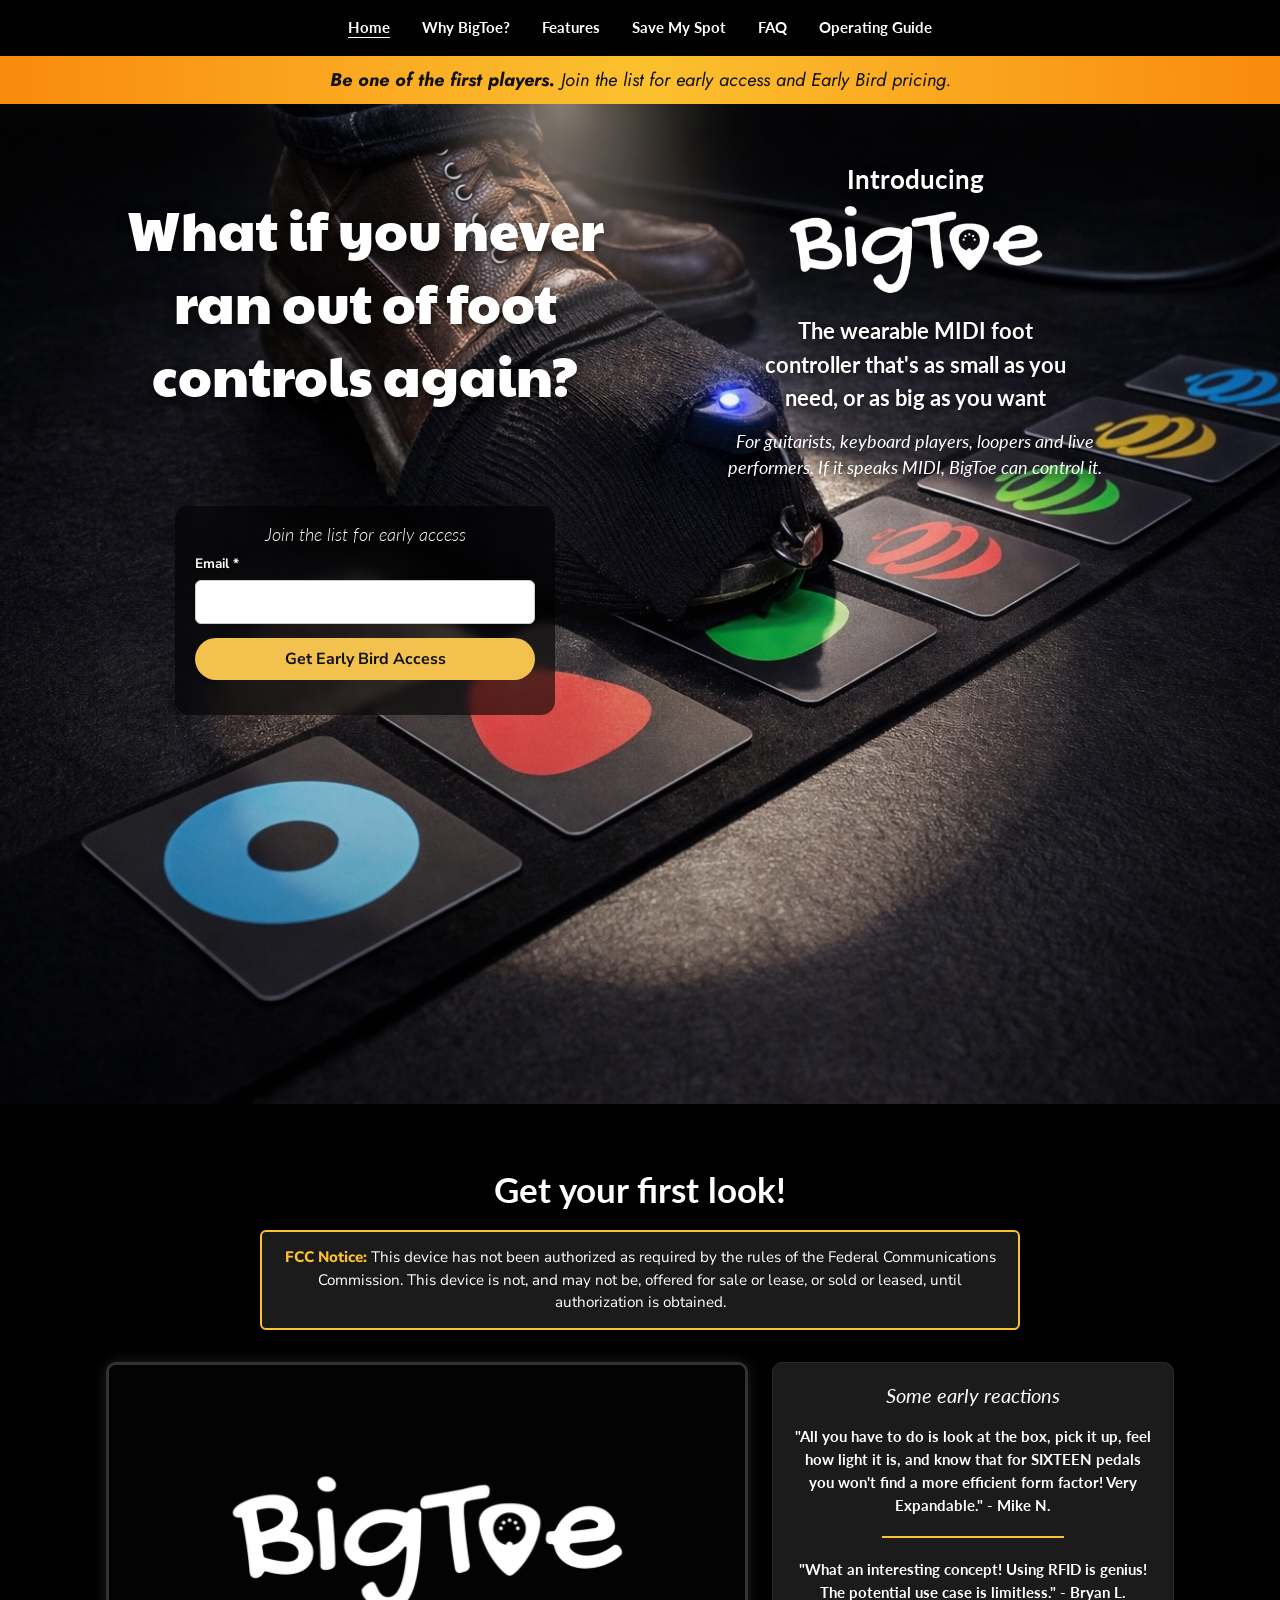
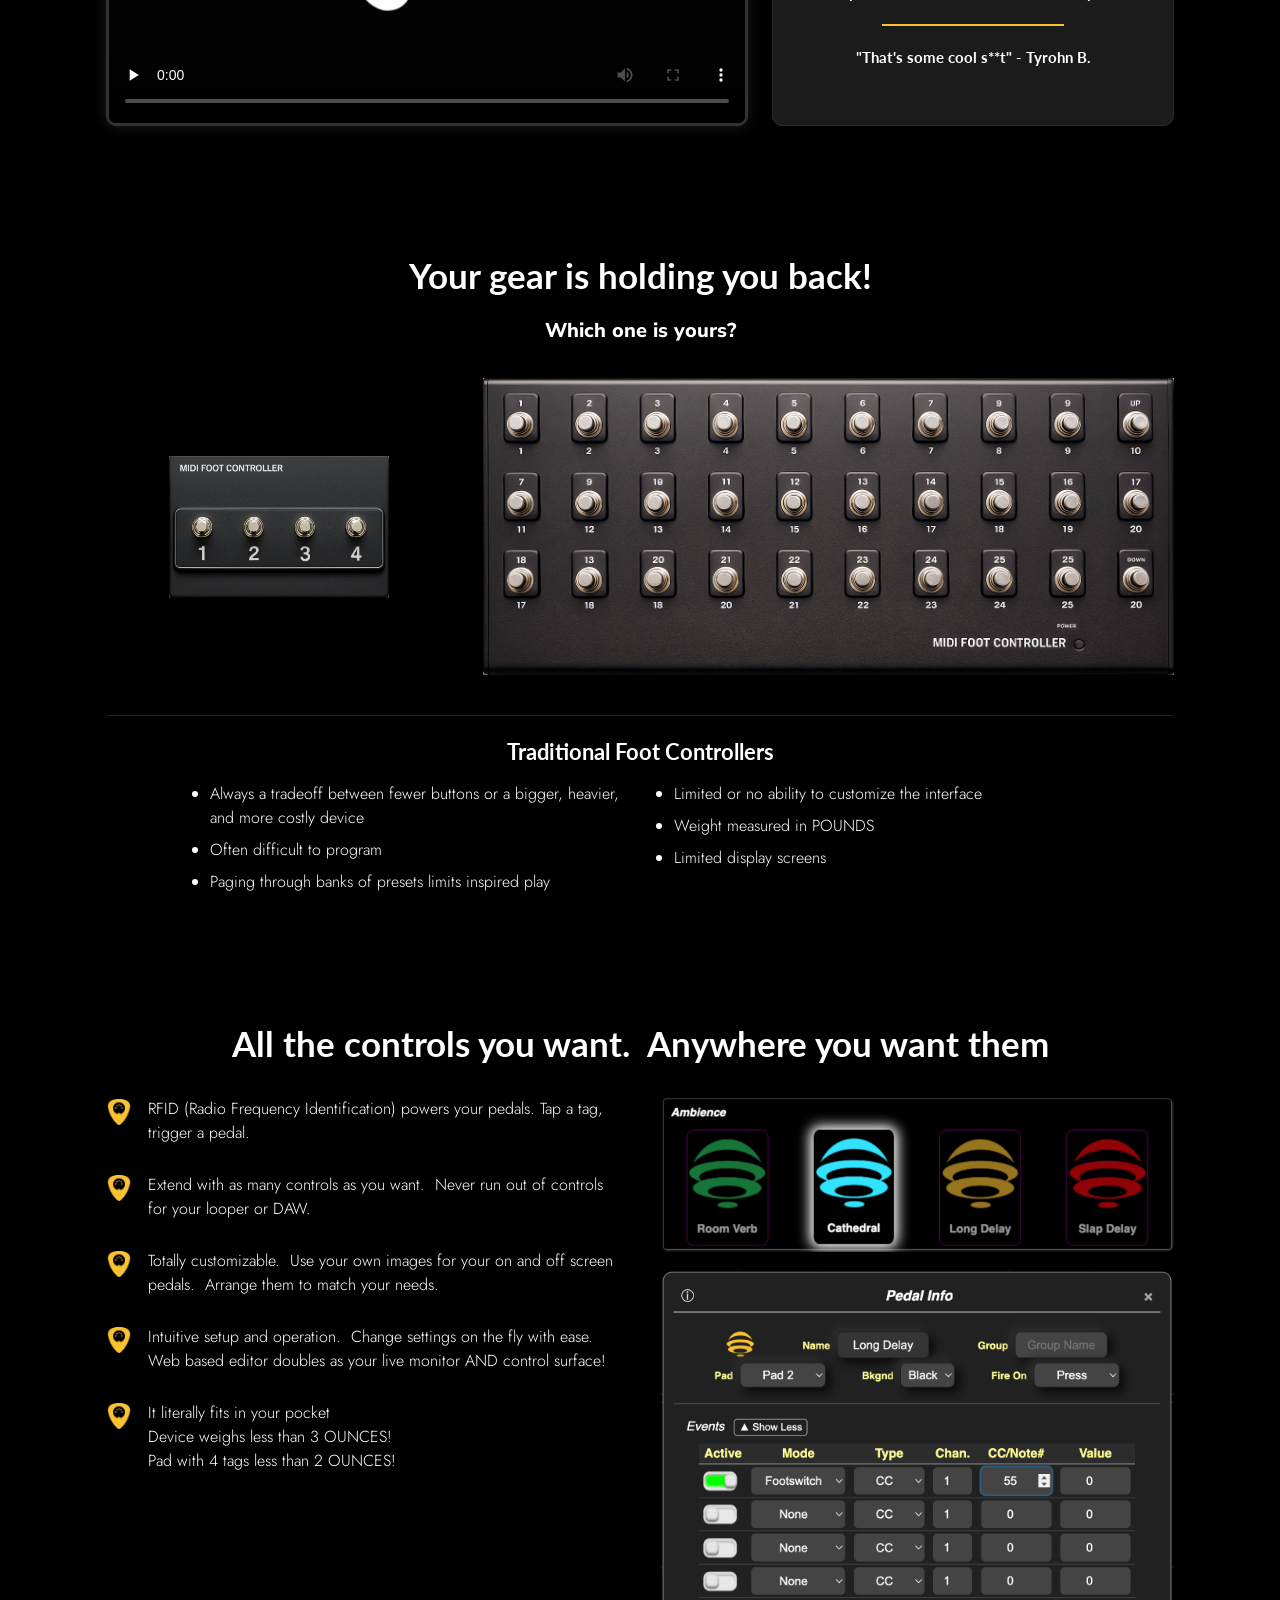
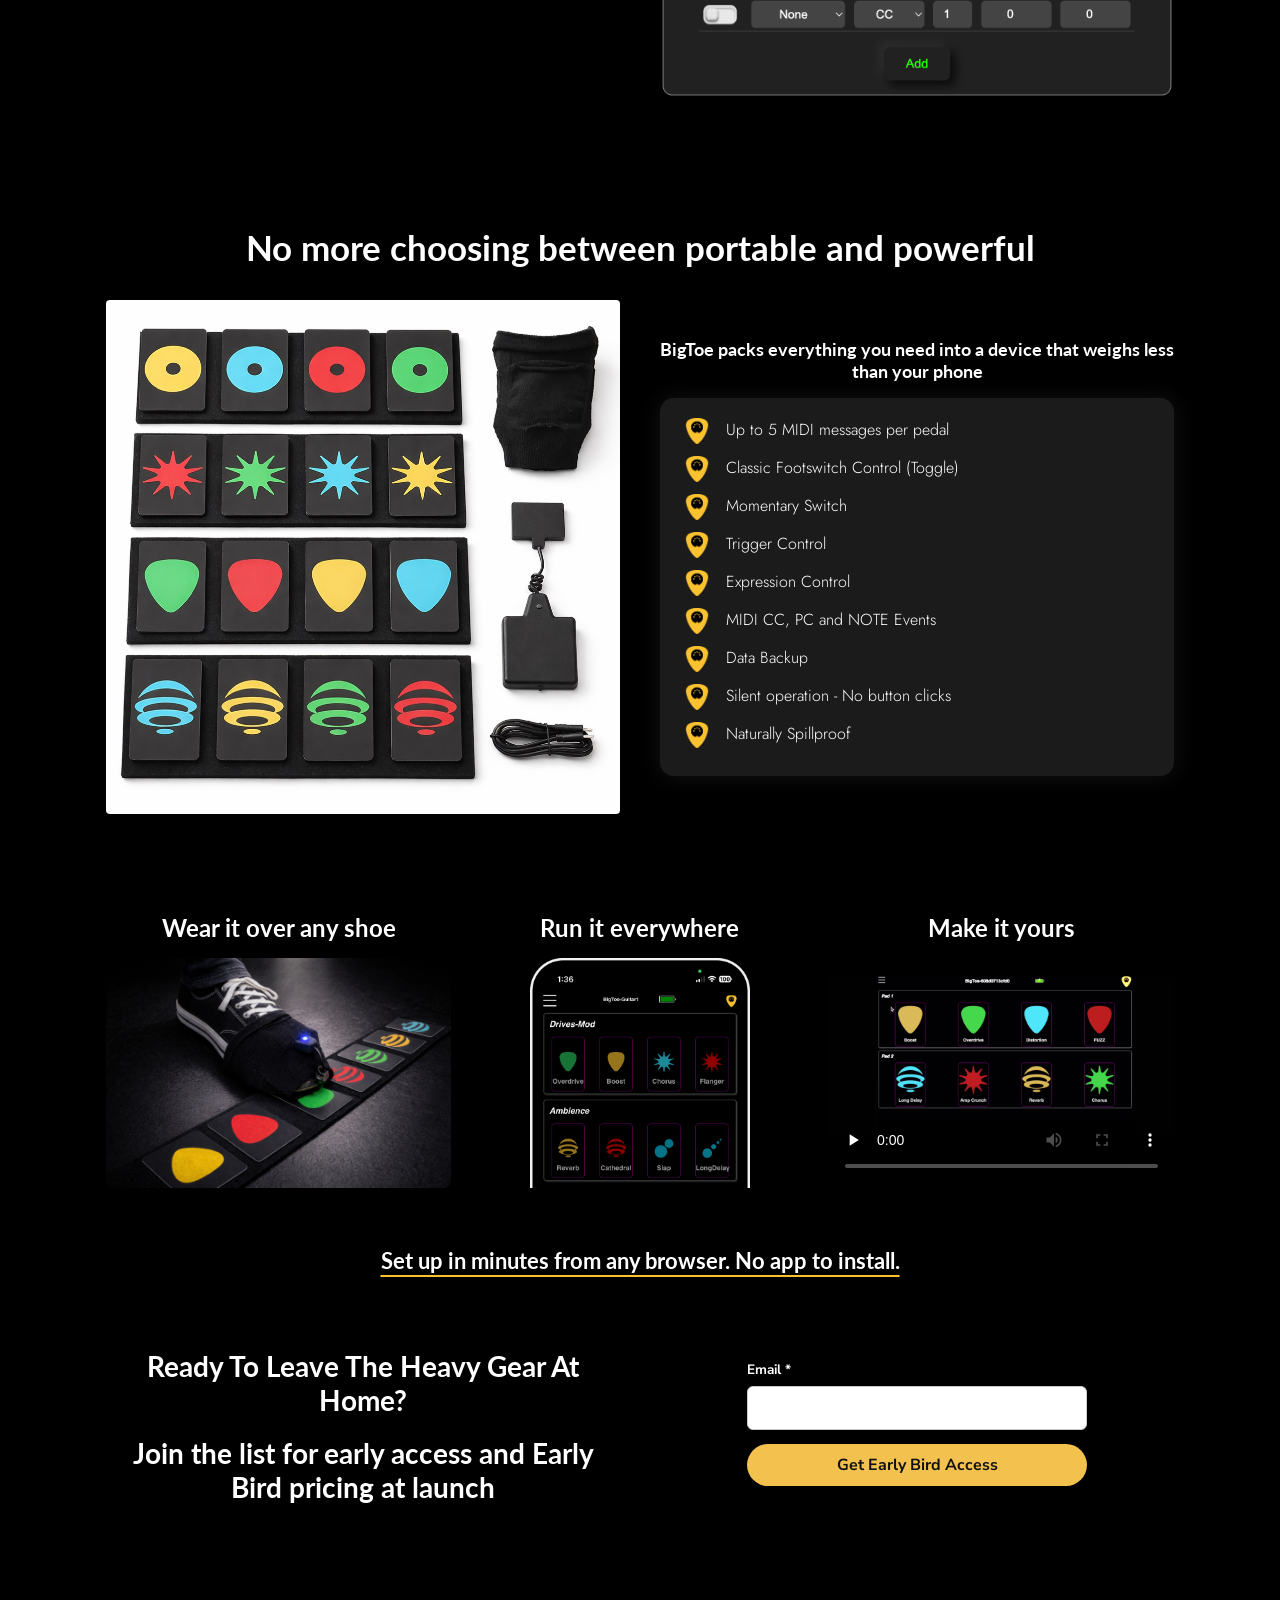
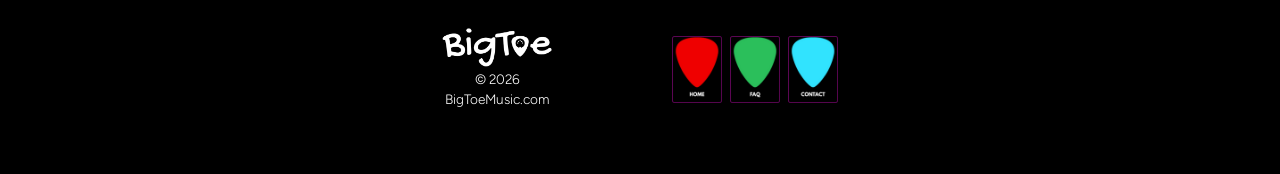
<file: index.html>
<!doctype html>
<html lang="en">
<head>
  <meta charset="utf-8">
  <meta name="viewport" content="width=device-width, initial-scale=1">
  <title>Big Toe Music | The MIDI foot controller for the mobile musician</title>
  <link rel="canonical" href="https://bigtoemusic.com/">
  <meta name="description" content="The wearable MIDI foot controller that's as small as you need, or as big as you want.">
  <meta property="og:type" content="website">
  <meta property="og:url" content="https://bigtoemusic.com/">
  <meta property="og:title" content="Big Toe Music | The MIDI foot controller for the mobile musician">
  <meta property="og:description" content="The wearable MIDI foot controller that's as small as you need, or as big as you want.">
  <meta property="og:image" content="https://bigtoemusic.com/assets/img/hero.jpg">
  <link rel="icon" href="assets/img/logo-mark-yellow.png">
  <link rel="preconnect" href="https://fonts.googleapis.com">
  <link rel="preconnect" href="https://fonts.gstatic.com" crossorigin>
  <link href="https://fonts.googleapis.com/css2?family=Figtree:wght@300&family=Jost:ital,wght@0,300;0,400;1,400;1,700&family=Lato:ital,wght@0,400;0,700;1,400&family=Nunito+Sans:wght@400;700;800&family=Paytone+One&display=swap" rel="stylesheet">
  <link rel="stylesheet" href="styles.css?v=18">
</head>
<body>

<nav class="nav" aria-label="Main">
  <a class="nav-brand" href="index.html"><img src="assets/img/footer-logo.png" alt="BigToe home"></a>
  <button class="nav-toggle" type="button" aria-expanded="false" aria-controls="nav-links" aria-label="Menu">
    <span></span><span></span><span></span>
  </button>
  <ul id="nav-links">
    <li><a href="index.html" aria-current="page">Home</a></li>
    <li><a href="#why">Why BigToe?</a></li>
    <li><a href="#features">Features</a></li>
    <li><a href="#save-my-spot">Save My Spot</a></li>
    <li><a href="faq.html">FAQ</a></li>
    <li><a href="https://bigtoemusic.github.io/BigToe-docs/bigtoe-operating-guide.html">Operating Guide</a></li>
  </ul>
</nav>

<div class="banner">
  <a href="#save-my-spot"><strong>Be one of the first players.</strong> Join the list for early access and Early Bird pricing.</a>
</div>

<header class="hero">
  <div class="wrap">
    <h1>What if you never ran out of foot controls again?</h1>
    <div class="hero-intro">
      <p class="intro-label">Introducing</p>
      <img src="assets/img/bigtoe-logo.png" alt="BigToe">
      <p>The wearable MIDI foot controller that's as small as you need, or as big as you want</p>
      <p class="audience">For guitarists, keyboard players, loopers and live performers. If it speaks MIDI, BigToe can control it.</p>
    </div>
    <div class="hero-signup">
      <form class="signup js-signup" action="https://app.kit.com/forms/9997801/subscriptions" method="post">
        <p class="form-title">Join the list for early access</p>
        <label for="email-hero">Email *</label>
        <input id="email-hero" type="email" name="email_address" required autocomplete="email">
        <button class="btn" type="submit">Get Early Bird Access</button>
        <p class="form-note" role="status"></p>
      </form>
      <!-- Kickstarter follow link: uncomment and set the URL once the pre-launch page is live.
      <a class="ks-link" href="#">Follow us on <img src="assets/img/kickstarter-logo.png" alt="Kickstarter"></a>
      -->
    </div>
  </div>
</header>

<section class="first-look">
  <div class="wrap">
    <h2 class="section-title">Get your first look!</h2>
    <aside class="fcc-callout" role="note"><strong>FCC Notice:</strong> This device has not been authorized as required by the rules of the Federal Communications Commission. This device is not, and may not be, offered for sale or lease, or sold or leased, until authorization is obtained.</aside>
    <div class="grid">
      <div class="video-frame">
        <video controls preload="none" playsinline poster="assets/img/first-look-poster.png">
          <source src="assets/video/first-look.mp4" type="video/mp4">
        </video>
      </div>
      <aside class="reactions">
        <h3>Some early reactions</h3>
        <blockquote>"All you have to do is look at the box, pick it up, feel how light it is, and know that for SIXTEEN pedals you won't find a more efficient form factor!  Very Expandable." - Mike N.</blockquote>
        <hr>
        <blockquote>"What an interesting concept!  Using RFID is genius! The potential use case is limitless." - Bryan L.</blockquote>
        <hr>
        <blockquote>"That's some cool s**t" - Tyrohn B.</blockquote>
      </aside>
    </div>
  </div>
</section>

<section class="why" id="why">
  <div class="wrap">
    <h2 class="section-title">Your gear is holding you back!</h2>
    <p class="subtitle">Which one is yours?</p>
    <div class="controllers">
      <img src="assets/img/small-foot-controller.png" alt="A small 4-button MIDI foot controller">
      <img src="assets/img/massive-pedal.png" alt="A massive 30-button MIDI foot controller">
    </div>
    <div class="traditional">
      <h3>Traditional Foot Controllers</h3>
      <ul>
        <li>Always a tradeoff between fewer buttons or a bigger, heavier, and more costly device</li>
        <li>Often difficult to program</li>
        <li>Paging through banks of presets limits inspired play</li>
        <li>Limited or no ability to customize the interface</li>
        <li>Weight measured in POUNDS</li>
        <li>Limited display screens</li>
      </ul>
    </div>
  </div>
</section>

<section class="features" id="features">
  <div class="wrap">
    <h2 class="section-title">All the controls you want.&nbsp; Anywhere you want them</h2>
    <div class="grid">
      <ul class="icon-list">
        <li><img src="assets/img/logo-mark-yellow.png" alt=""><span>RFID (Radio Frequency Identification) powers your pedals. Tap a tag, trigger a pedal.</span></li>
        <li><img src="assets/img/logo-mark-yellow.png" alt=""><span>Extend with as many controls as you want.&nbsp; Never run out of controls for your looper or DAW.</span></li>
        <li><img src="assets/img/logo-mark-yellow.png" alt=""><span>Totally customizable.&nbsp; Use your own images for your on and off screen pedals.&nbsp; Arrange them to match your needs.</span></li>
        <li><img src="assets/img/logo-mark-yellow.png" alt=""><span>Intuitive setup and operation.&nbsp; Change settings on the fly with ease.&nbsp; Web based editor doubles as your live monitor AND control surface!</span></li>
        <li><img src="assets/img/logo-mark-yellow.png" alt=""><span>It literally fits in your pocket<br>Device weighs less than 3 OUNCES!<br>Pad with 4 tags less than 2 OUNCES!</span></li>
      </ul>
      <div class="feature-shots">
        <img src="assets/img/ambience-pad.png" alt="BigToe editor showing an Ambience pad with four pedals">
        <img src="assets/img/edit-screen.png" alt="BigToe Pedal Info editor with MIDI event settings">
      </div>
    </div>
  </div>
</section>

<section class="choose">
  <div class="wrap">
    <h2 class="section-title">No more choosing between portable and powerful</h2>
    <div class="grid">
      <img class="box-shot" src="assets/img/whats-in-the-box.jpg" alt="What's in the box: four pads of pedal tags, the BigToe device, its sock, and a USB cable">
      <div>
        <h3>BigToe packs everything you need into a device that weighs less than your phone</h3>
        <div class="spec-card">
          <ul class="icon-list">
            <li><img src="assets/img/logo-mark-yellow.png" alt=""><span>Up to 5 MIDI messages per pedal</span></li>
            <li><img src="assets/img/logo-mark-yellow.png" alt=""><span>Classic Footswitch Control (Toggle)</span></li>
            <li><img src="assets/img/logo-mark-yellow.png" alt=""><span>Momentary Switch</span></li>
            <li><img src="assets/img/logo-mark-yellow.png" alt=""><span>Trigger Control</span></li>
            <li><img src="assets/img/logo-mark-yellow.png" alt=""><span>Expression Control</span></li>
            <li><img src="assets/img/logo-mark-yellow.png" alt=""><span>MIDI CC, PC and NOTE Events</span></li>
            <li><img src="assets/img/logo-mark-yellow.png" alt=""><span>Data Backup</span></li>
            <li><img src="assets/img/logo-mark-yellow.png" alt=""><span>Silent operation - No button clicks</span></li>
            <li><img src="assets/img/logo-mark-yellow.png" alt=""><span>Naturally Spillproof</span></li>
          </ul>
        </div>
      </div>
    </div>
  </div>
</section>

<section class="tiles" aria-label="Highlights">
  <figure class="tile">
    <figcaption>Wear it over any shoe</figcaption>
    <div class="tile-media">
      <img src="assets/img/wear-any-shoe.png" alt="BigToe worn over a sneaker above a pad of RFID pedals">
    </div>
  </figure>
  <figure class="tile">
    <figcaption>Run it everywhere</figcaption>
    <div class="tile-media contain">
      <img src="assets/img/bigtoe-iphone-framed.png" alt="BigToe monitor running on an iPhone, showing Drives-Mod and Ambience pads">
    </div>
  </figure>
  <figure class="tile">
    <figcaption>Make it yours</figcaption>
    <div class="tile-media contain">
      <video controls preload="none" playsinline poster="assets/img/make-it-yours-poster.jpg">
        <source src="assets/video/make-it-yours.mp4" type="video/mp4">
      </video>
    </div>
  </figure>
</section>

<section class="setup-line">
  <div class="wrap">
    <p><a href="faq.html#setup">Set up in minutes from any browser. No app to install.</a></p>
  </div>
</section>

<section class="cta" id="save-my-spot">
  <div class="wrap grid">
    <div>
      <h2>Ready To Leave The Heavy Gear At Home?</h2>
      <h2>Join the list for early access and Early Bird pricing at launch</h2>
    </div>
    <form class="signup js-signup" action="https://app.kit.com/forms/9997801/subscriptions" method="post">
      <label for="email-cta">Email *</label>
      <input id="email-cta" type="email" name="email_address" required autocomplete="email">
      <button class="btn" type="submit">Get Early Bird Access</button>
      <p class="form-note" role="status"></p>
    </form>
  </div>
</section>

<footer class="footer">
  <div class="wrap">
    <div class="footer-brand">
      <img src="assets/img/footer-logo.png" alt="BigToe">
      <p>© 2026</p>
      <p>BigToeMusic.com</p>
      <!-- Social links: uncomment once the channels have some posts.
      <div class="social">
        <a href="https://www.instagram.com/bigtoe.music/" aria-label="BigToe on Instagram"><svg viewBox="0 0 24 24" fill="none" stroke="currentColor" stroke-width="1.8" aria-hidden="true"><rect x="3" y="3" width="18" height="18" rx="5"/><circle cx="12" cy="12" r="4"/><circle cx="17.5" cy="6.5" r="1" fill="currentColor" stroke="none"/></svg></a>
        <a href="https://www.youtube.com/@BigToeMIDI" aria-label="BigToe on YouTube"><svg viewBox="0 0 24 24" fill="currentColor" aria-hidden="true"><path d="M22.5 7.2a2.8 2.8 0 0 0-2-2C18.7 4.7 12 4.7 12 4.7s-6.7 0-8.5.5a2.8 2.8 0 0 0-2 2C1 9 1 12 1 12s0 3 .5 4.8a2.8 2.8 0 0 0 2 2c1.8.5 8.5.5 8.5.5s6.7 0 8.5-.5a2.8 2.8 0 0 0 2-2c.5-1.8.5-4.8.5-4.8s0-3-.5-4.8zM9.8 15.3V8.7l5.7 3.3-5.7 3.3z"/></svg></a>
        <a href="https://www.tiktok.com/@bigtoemusic" aria-label="BigToe on TikTok"><svg viewBox="0 0 24 24" fill="currentColor" aria-hidden="true"><path d="M16.6 2h-3.4v13.4a2.9 2.9 0 1 1-2.9-2.9c.3 0 .6 0 .9.1V9.1a6.4 6.4 0 1 0 5.4 6.3V8.6a8 8 0 0 0 4.6 1.5V6.7a4.7 4.7 0 0 1-4.6-4.7z"/></svg></a>
      </div>
      -->
    </div>
    <nav class="pick-nav" aria-label="Footer">
      <a href="index.html"><img src="assets/img/pick-red-home.png" alt="Home"></a>
      <a href="faq.html"><img src="assets/img/pick-green-faq.png" alt="FAQ"></a>
      <a href="contact.html"><img src="assets/img/pick-blue-contact.png" alt="Contact"></a>
    </nav>
  </div>
</footer>

<script src="main.js?v=13"></script>
</body>
</html>
</file>
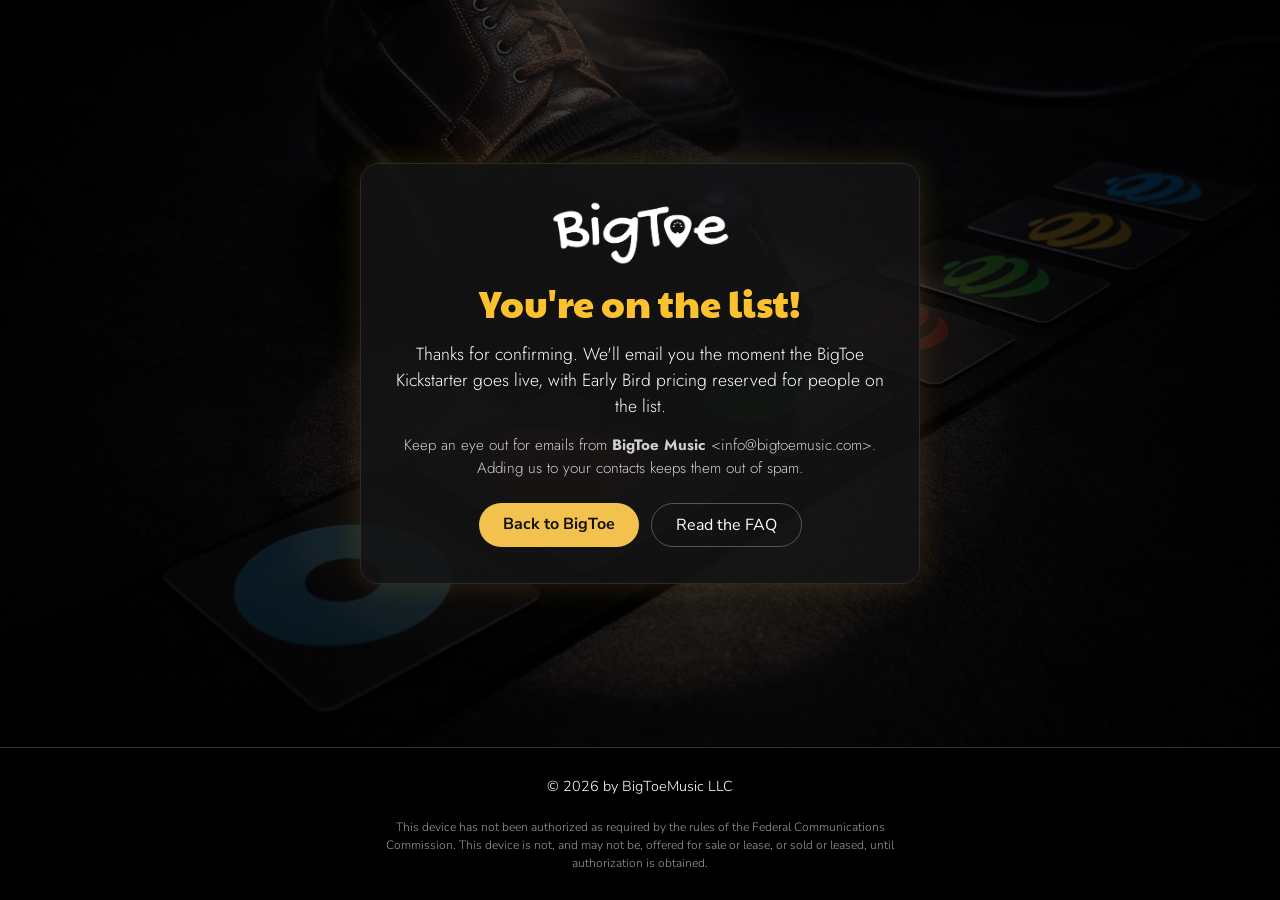
<file: confirmed.html>
<!doctype html>
<html lang="en">
<head>
  <meta charset="utf-8">
  <meta name="viewport" content="width=device-width, initial-scale=1">
  <title>Big Toe Music | You're on the list</title>
  <!-- Kit's confirmation email button sends subscribers here; keep it out of search results. -->
  <meta name="robots" content="noindex">
  <link rel="icon" href="assets/img/logo-mark-yellow.png">
  <link rel="preconnect" href="https://fonts.googleapis.com">
  <link rel="preconnect" href="https://fonts.gstatic.com" crossorigin>
  <link href="https://fonts.googleapis.com/css2?family=Jost:wght@300&family=Lato:wght@400;700&family=Nunito+Sans:wght@700&family=Paytone+One&display=swap" rel="stylesheet">
  <link rel="stylesheet" href="styles.css?v=18">
</head>
<body class="confirm-page">

<main class="confirm">
  <div class="confirm-card">
    <img class="confirm-logo" src="assets/img/bigtoe-logo.png" alt="BigToe">
    <h1>You're on the list!</h1>
    <p>Thanks for confirming. We'll email you the moment the BigToe Kickstarter goes live, with Early Bird pricing reserved for people on the list.</p>
    <p class="confirm-small">Keep an eye out for emails from <strong>BigToe Music</strong> &lt;info@bigtoemusic.com&gt;. Adding us to your contacts keeps them out of spam.</p>
    <div class="confirm-actions">
      <a class="btn" href="index.html">Back to BigToe</a>
      <a class="btn btn-outline" href="faq.html">Read the FAQ</a>
    </div>
  </div>
</main>

<footer class="simple-footer">
  <p>© 2026 by BigToeMusic LLC</p>
  <p class="fcc-notice">This device has not been authorized as required by the rules of the Federal Communications Commission. This device is not, and may not be, offered for sale or lease, or sold or leased, until authorization is obtained.</p>
</footer>

</body>
</html>
</file>
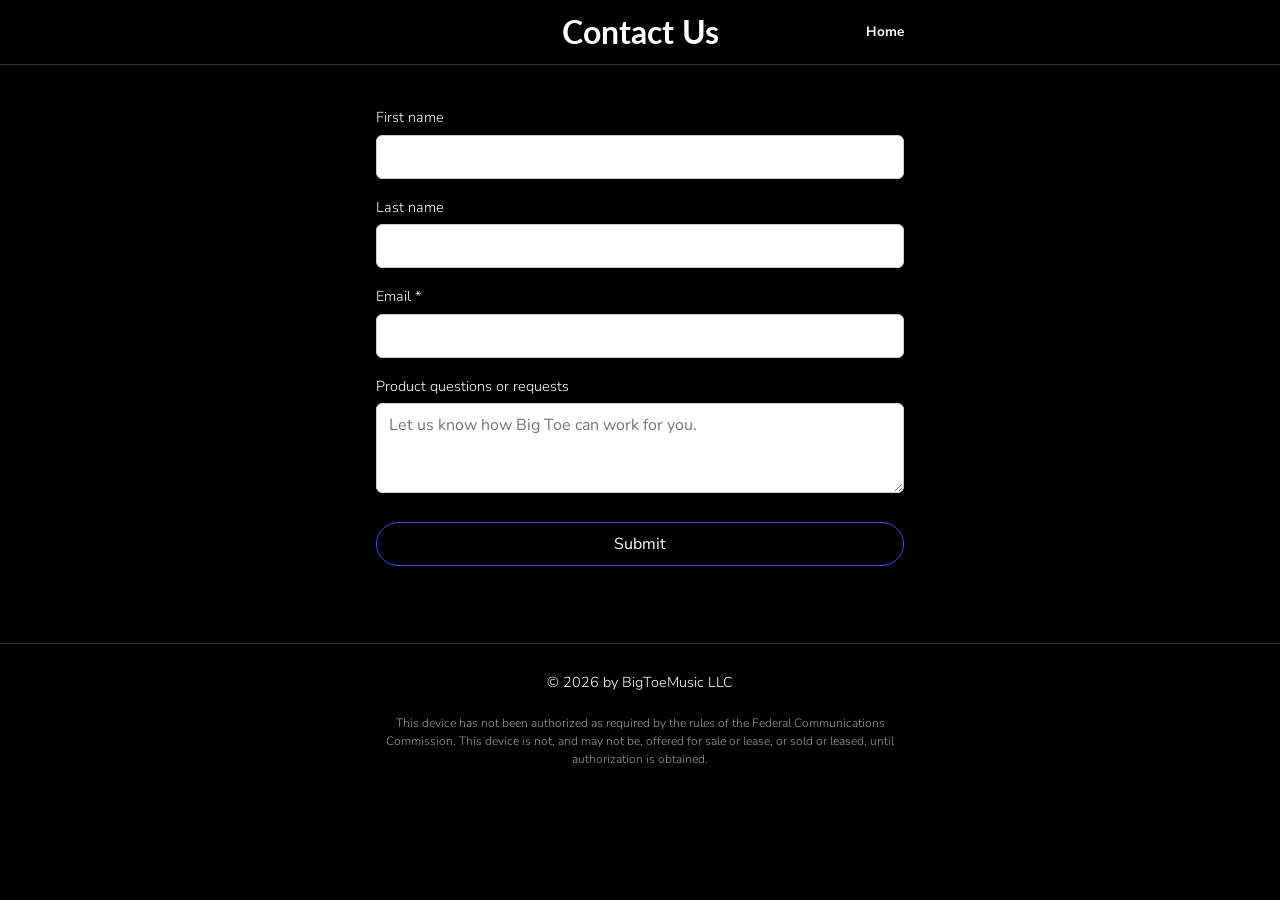
<file: contact.html>
<!doctype html>
<html lang="en">
<head>
  <meta charset="utf-8">
  <meta name="viewport" content="width=device-width, initial-scale=1">
  <title>Big Toe Music | Contact</title>
  <link rel="canonical" href="https://bigtoemusic.com/contact.html">
  <link rel="icon" href="assets/img/logo-mark-yellow.png">
  <link rel="preconnect" href="https://fonts.googleapis.com">
  <link rel="preconnect" href="https://fonts.gstatic.com" crossorigin>
  <link href="https://fonts.googleapis.com/css2?family=Lato:wght@700&family=Nunito+Sans:wght@400;700&display=swap" rel="stylesheet">
  <link rel="stylesheet" href="styles.css?v=18">
</head>
<body class="contact-page">

<header class="page-head">
  <div class="wrap">
    <h1>Contact Us</h1>
    <a class="home-link" href="index.html">Home</a>
  </div>
</header>

<main class="narrow">
  <!-- Messages are delivered to info@bigtoemusic.com by Web3Forms (free plan).
       The access key is meant to be public: it can only send mail to that inbox. -->
  <form class="contact-form js-contact" action="https://api.web3forms.com/submit" method="post">
    <input type="hidden" name="access_key" value="77da337f-32a5-46e2-bbc4-3382264074a5">
    <input type="hidden" name="subject" value="New message from bigtoemusic.com">
    <input type="hidden" name="from_name" value="BigToe website">
    <!-- Spam trap: hidden from people, bots that fill it in are rejected by Web3Forms. -->
    <input type="checkbox" name="botcheck" class="botcheck" tabindex="-1" autocomplete="off" aria-hidden="true">
    <label for="first">First name</label>
    <input id="first" name="first_name" autocomplete="given-name">
    <label for="last">Last name</label>
    <input id="last" name="last_name" autocomplete="family-name">
    <label for="email">Email *</label>
    <input id="email" name="email" type="email" required autocomplete="email">
    <label for="msg">Product questions or requests</label>
    <textarea id="msg" name="message" placeholder="Let us know how Big Toe can work for you."></textarea>
    <button class="btn btn-outline" type="submit">Submit</button>
    <p class="form-note" role="status"></p>
  </form>
</main>

<footer class="simple-footer">
  <p>© 2026 by BigToeMusic LLC</p>
  <p class="fcc-notice">This device has not been authorized as required by the rules of the Federal Communications Commission. This device is not, and may not be, offered for sale or lease, or sold or leased, until authorization is obtained.</p>
</footer>

<script src="main.js?v=13"></script>
</body>
</html>
</file>
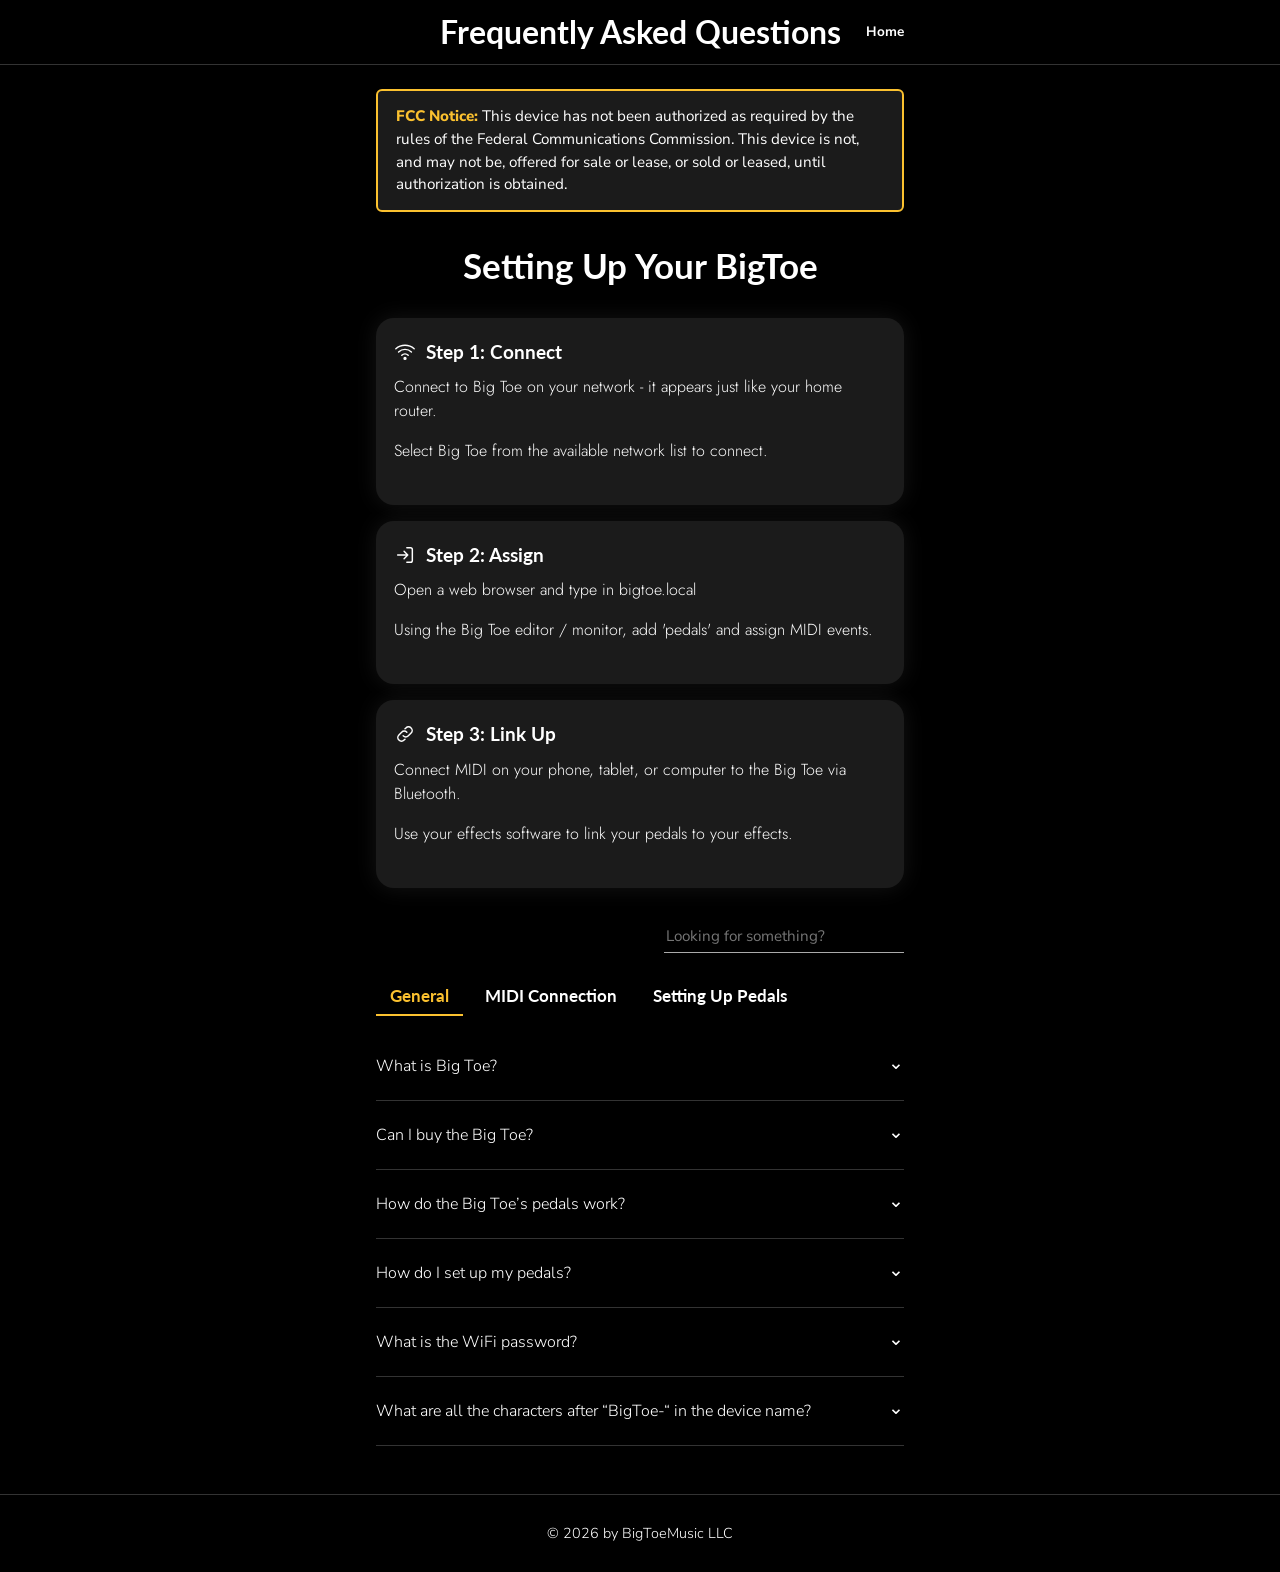
<file: faq.html>
<!doctype html>
<html lang="en">
<head>
  <meta charset="utf-8">
  <meta name="viewport" content="width=device-width, initial-scale=1">
  <title>Big Toe Music | FAQ</title>
  <link rel="canonical" href="https://bigtoemusic.com/faq.html">
  <link rel="icon" href="assets/img/logo-mark-yellow.png">
  <link rel="preconnect" href="https://fonts.googleapis.com">
  <link rel="preconnect" href="https://fonts.gstatic.com" crossorigin>
  <link href="https://fonts.googleapis.com/css2?family=Jost:wght@300&family=Lato:wght@400;700&family=Nunito+Sans:wght@400;700&display=swap" rel="stylesheet">
  <link rel="stylesheet" href="styles.css?v=18">
</head>
<body>

<header class="page-head">
  <div class="wrap">
    <h1>Frequently Asked Questions</h1>
    <a class="home-link" href="index.html">Home</a>
  </div>
</header>

<main class="narrow">
  <aside class="fcc-callout" role="note"><strong>FCC Notice:</strong> This device has not been authorized as required by the rules of the Federal Communications Commission. This device is not, and may not be, offered for sale or lease, or sold or leased, until authorization is obtained.</aside>
  <section class="setup" id="setup">
    <h2 class="section-title">Setting Up Your BigToe</h2>
    <div class="steps">
      <article class="step">
        <h3>
          <svg viewBox="0 0 24 24" fill="none" stroke="currentColor" stroke-width="1.6" stroke-linecap="round" aria-hidden="true"><path d="M2 8.5a15 15 0 0 1 20 0M5 12a10 10 0 0 1 14 0M8.5 15.5a5 5 0 0 1 7 0"/><circle cx="12" cy="19" r="1" fill="currentColor"/></svg>
          Step 1: Connect
        </h3>
        <p>Connect to Big Toe on your network - it appears just like your home router.</p>
        <p>Select Big Toe from the available network list to connect.</p>
      </article>
      <article class="step">
        <h3>
          <svg viewBox="0 0 24 24" fill="none" stroke="currentColor" stroke-width="1.6" stroke-linecap="round" stroke-linejoin="round" aria-hidden="true"><path d="M14 4h4a2 2 0 0 1 2 2v12a2 2 0 0 1-2 2h-4"/><path d="M4 12h11M11 8l4 4-4 4"/></svg>
          Step 2: Assign
        </h3>
        <p>Open a web browser and type in bigtoe.local</p>
        <p>Using the Big Toe editor / monitor, add 'pedals' and assign MIDI events.</p>
      </article>
      <article class="step">
        <h3>
          <svg viewBox="0 0 24 24" fill="none" stroke="currentColor" stroke-width="1.6" stroke-linecap="round" stroke-linejoin="round" aria-hidden="true"><path d="M10 14a4 4 0 0 0 5.66 0l3-3a4 4 0 0 0-5.66-5.66l-1 1"/><path d="M14 10a4 4 0 0 0-5.66 0l-3 3a4 4 0 0 0 5.66 5.66l1-1"/></svg>
          Step 3: Link Up
        </h3>
        <p>Connect MIDI on your phone, tablet, or computer to the Big Toe via Bluetooth.</p>
        <p>Use your effects software to link your pedals to your effects.</p>
      </article>
    </div>
  </section>

  <div class="faq-search">
    <input type="search" placeholder="Looking for something?" aria-label="Search the FAQ">
  </div>

  <div class="faq-tabs" role="tablist">
    <button role="tab" data-tab="general" aria-selected="true">General</button>
    <button role="tab" data-tab="midi" aria-selected="false">MIDI Connection</button>
    <button role="tab" data-tab="pedals" aria-selected="false">Setting Up Pedals</button>
  </div>

  <div class="faq-list">
    <!-- General -->
    <details data-tab="general">
      <summary>What is Big Toe?</summary>
      <div class="answer">
        <p>Big Toe is a MIDI foot controller built to integrate with your MIDI enabled software and hardware.  You will need an audio interface to connect with your software effects.</p>
      </div>
    </details>
    <details data-tab="general">
      <summary>Can I buy the Big Toe?</summary>
      <div class="answer">
        <p>The Big Toe is not for sale at this time, and we are getting ready to launch our kickstarter where it will be available with discounts for early-birds.  Until then, we are still very interested in gathering your feedback as we try to make sure the product meets your needs and meets all required certifications.</p>
      </div>
    </details>
    <details data-tab="general">
      <summary>How do the Big Toe’s pedals work?</summary>
      <div class="answer">
        <p>RFID (Radio Frequency Identification) tags power the pedals.  Each tag represents a pedal.</p>
        <p>When setting up pedals, you associate tags with MIDI events that will be sent to your effects software or hardware whenever that tag is read.</p>
      </div>
    </details>
    <details data-tab="general">
      <summary>How do I set up my pedals?</summary>
      <div class="answer">
        <p>Connect your Big Toe to your computer/tablet/phone using WiFi.   It will show up as a network device just like your home router.  Connect to it.  Start a web browser and type in bigtoe.local to start the Big Toe monitor.</p>
        <p>The Big Toe monitor is where you add, modify and delete your pedal definitions as well as monitor your pedals live.  It can also be used to trigger most midi events.</p>
      </div>
    </details>
    <details data-tab="general">
      <summary>What is the WiFi password?</summary>
      <div class="answer">
        <p>The default WiFi password is 1234567890.  You can change this from the menu.</p>
      </div>
    </details>
    <details data-tab="general">
      <summary>What are all the characters after “BigToe-“ in the device name?</summary>
      <div class="answer">
        <p>The default name of your device is “BigToe-“ followed by several characters which make up the MAC address of your device.  The MAC address uniquely identifies your device on the network.  Use the menu option to change this to something meaningful.</p>
      </div>
    </details>

    <!-- MIDI Connection -->
    <details data-tab="midi">
      <summary>How do I connect Big Toe to my MIDI software?</summary>
      <div class="answer">
        <p>On a Mac, use Apple’s built in Audio Midi Setup Utility.  Open the Bluetooth window and connect to your device.  Big Toe’s LED will turn blue when connected.</p>
        <p>On iOS and iPadOS devices you can use any number of 3rd party utilities to connect such as Conji.  Some apps such as LoopyPro have this connection built in to their app.</p>
      </div>
    </details>
    <details data-tab="midi">
      <summary>How do I connect Big Toe to MIDI hardware?</summary>
      <div class="answer">
        <p>Use a Bluetooth MIDI Adapter such as WIDI Master.  Big Toe will automatically connect as a Peripheral device.</p>
      </div>
    </details>

    <!-- Setting Up Pedals -->
    <details data-tab="pedals">
      <summary>Where do I set up my pedals?</summary>
      <div class="answer">
        <p>Once you have connected your web browser to your BigToe, open a browser window and type in the url bigtoe.local.</p>
        <p>The Big Toe screen willl appear and you can start adding and editing your pedals.</p>
        <p>Pedals are added to 'pads' reflecting your physical pads.  Each pad on the screen can hold 4 pedals just as each physical pedal can comfortably hold 4 RFID tags.</p>
      </div>
    </details>
    <details data-tab="pedals">
      <summary>What are the different pedal modes?</summary>
      <div class="answer">
        <p>Pedals are defined in the Edit window when you add a new pedal or update an existing one. Each pedal works in one of these modes:</p>
        <ul class="mode-list">
          <li><strong>Footswitch</strong> — the classic stomp-box pedal. Big Toe automatically toggles between 127 and 0 to turn your effect ON and OFF.</li>
          <li><strong>Momentary</strong> — sends 127 when you tap the tag, and 0 when you move the RFID antenna away from the tag, "releasing" the trigger. If the momentary event isn't the pedal's first event, the OFF event fires right away.</li>
          <li><strong>Expression</strong> — continuous control, like a knob or fader. A typical setup uses three pedals that share the same CC number:
            <ol>
              <li><strong>Baseline:</strong> set a value from 0–127 for where your "dial" starts.</li>
              <li><strong>Increase:</strong> set +/− to Increase, and set how much to Bump the value on each tap.</li>
              <li><strong>Decrease:</strong> set +/− to Decrease, and set how much to lower the value on each tap.</li>
            </ol>
            Expression pedals that share a CC number show up on your monitor as one pedal.
          </li>
          <li><strong>Trigger</strong> — fires an event without the on/off state management of a Footswitch. Used with PC (Program Change) messages and increment/decrement of the value, it makes an easy next/previous switch for presets or banks.</li>
        </ul>
      </div>
    </details>
    <details data-tab="pedals">
      <summary>Can I change the layout of the pedals on the pads?</summary>
      <div class="answer">
        <p>Yes.  Using the Pad Layout menu option, you can set the number of pads on a given row on the screen and the order of those pads.</p>
      </div>
    </details>
    <details data-tab="pedals">
      <summary>Can I change the order of the pedals on the page?</summary>
      <div class="answer">
        <p>Yes, You can rearrange the order of pedals shown on your browser.</p>
        <p>Press/touch and hold the pedal, drag it on top of the pedal location you where would like it to be and release.  All other pedals will move right.  If you drop between any pedal location, you pedal will move to the end.   You can drag within a pad and from pad to pad.</p>
      </div>
    </details>
    <details data-tab="pedals">
      <summary>What are Groups?</summary>
      <div class="answer">
        <p>When you set a Group name for Footswitch pedals, Big Toe will ensure only one pedal in the Group with that name is ON at any one time.   This is useful for switching between effects of a similar type, such as distortions, reverbs, amp sims, or switching between channels.</p>
        <p>Let's say for example, you have 3 pedals defined, Overdrive, Distortion and Fuzz, that have all been given the same group name 'DRIVES'.</p>
        <p>Tapping Overdrive will turn that pedal on and fire the event.  Tapping Fuzz, will turn the Fuzz on and fire that event and turn off the Overdrive pedal.</p>
      </div>
    </details>
  </div>
  <p class="faq-empty" hidden>No questions match your search.</p>
</main>

<footer class="simple-footer">© 2026 by BigToeMusic LLC</footer>

<script src="main.js?v=13"></script>
</body>
</html>
</file>
<file: styles.css>
/* BigToe Music — static rebuild of bigtoemusic.com */

:root {
  --bg: #000;
  --card: #1b1b1b;
  --card-edge: #2a2a2a;
  --text: #fff;
  --muted: #cfcfcf;
  --yellow: #fbc12f;
  --button: #f2c14e;
  --orange: #f97400;
  --font-display: "Paytone One", sans-serif;
  --font-head: "Lato", sans-serif;
  --font-body: "Jost", sans-serif;
  --font-ui: "Nunito Sans", sans-serif;
  --nav-h: 56px;
  --max: 1100px;
}

* { box-sizing: border-box; }

html { scroll-behavior: smooth; scroll-padding-top: var(--nav-h); }

body {
  margin: 0;
  background: var(--bg);
  color: var(--text);
  font-family: var(--font-body);
  font-weight: 300;
  line-height: 1.5;
  -webkit-font-smoothing: antialiased;
}

img, video { max-width: 100%; display: block; }

a { color: inherit; }

h1, h2, h3 { font-family: var(--font-head); font-weight: 700; margin: 0; line-height: 1.2; }

.wrap { max-width: var(--max); margin: 0 auto; padding: 0 16px; }

section { padding: 64px 0; }

.section-title { text-align: center; font-size: clamp(1.6rem, 3.2vw, 2.2rem); margin-bottom: 32px; }

/* ---------- Nav ---------- */

.nav {
  position: sticky;
  top: 0;
  z-index: 50;
  height: var(--nav-h);
  background: #000;
  display: flex;
  align-items: center;
  justify-content: center;
}

.nav ul {
  list-style: none;
  margin: 0;
  padding: 0 16px;
  display: flex;
  gap: clamp(12px, 3vw, 32px);
  overflow-x: auto;
  scrollbar-width: none;
}

.nav a {
  font-family: var(--font-head);
  font-weight: 700;
  font-size: 0.95rem;
  text-decoration: none;
  white-space: nowrap;
}

.nav a:hover, .nav a[aria-current="page"] { text-decoration: underline; text-underline-offset: 4px; }

/* Logo and ☰ button only appear at phone width (see the media query at the bottom). */
.nav-brand, .nav-toggle { display: none; }
.nav-brand img { height: 30px; width: auto; }

.nav-toggle {
  width: 44px;
  height: 44px;
  background: none;
  border: 0;
  padding: 10px;
  cursor: pointer;
  flex-direction: column;
  justify-content: space-between;
}

.nav-toggle span { display: block; height: 3px; border-radius: 2px; background: var(--text); transition: transform .2s, opacity .2s; }

/* Bars turn into an X while the menu is open. */
.nav.open .nav-toggle span:nth-child(1) { transform: translateY(10.5px) rotate(45deg); }
.nav.open .nav-toggle span:nth-child(2) { opacity: 0; }
.nav.open .nav-toggle span:nth-child(3) { transform: translateY(-10.5px) rotate(-45deg); }

/* ---------- Kickstarter banner ---------- */

.banner {
  background: radial-gradient(circle, var(--yellow) 0%, var(--orange) 140%);
  color: #111;
  text-align: center;
  padding: 10px 16px;
  font-family: var(--font-body);
  font-style: italic;
  font-size: clamp(0.95rem, 1.8vw, 1.15rem);
  font-weight: 400;
}

.banner a { text-decoration: none; }
.banner strong { font-weight: 700; }

/* ---------- Hero ---------- */

.hero {
  position: relative;
  min-height: min(1000px, 125vw);
  background: url("assets/img/hero.jpg") center top / cover no-repeat;
  padding: 40px 0 48px;
  display: flex;
}

.hero::before {
  content: "";
  position: absolute;
  inset: 0;
  background: linear-gradient(180deg, rgba(0,0,0,.15), rgba(0,0,0,0) 40%, rgba(0,0,0,.35));
  pointer-events: none;
}

.hero .wrap {
  position: relative;
  width: 100%;
  display: grid;
  grid-template-columns: 1fr 1fr;
  grid-template-rows: auto 1fr auto;
  column-gap: 32px;
}

.hero h1 {
  font-family: var(--font-display);
  font-weight: 400;
  font-size: clamp(2rem, 4.6vw, 3.4rem);
  text-align: center;
  line-height: 1.35;
  text-shadow: 0 2px 12px rgba(0,0,0,.7);
  padding-top: 48px;
  max-width: 11em;
  justify-self: center;
}

/* "Introducing / logo / tagline" block is centered at every screen size. */
.hero-intro { padding-top: 16px; text-align: center; text-shadow: 0 2px 10px rgba(0,0,0,.8); }
.hero-intro .intro-label { font-family: var(--font-head); font-size: clamp(1.2rem, 2.4vw, 1.6rem); max-width: none; margin: 0; }
.hero-intro img { width: min(260px, 70%); margin: 4px auto 16px; }
.hero-intro p { font-family: var(--font-head); font-weight: 700; font-size: clamp(1.05rem, 2.1vw, 1.4rem); max-width: 14em; margin: 0 auto; }
.hero-intro .audience { font-weight: 400; font-style: italic; font-size: clamp(0.95rem, 1.6vw, 1.1rem); max-width: 22em; margin-top: 14px; }

/* Signup is the main action, so on wider screens it sits right under the headline (on the
   first screen of a laptop, clear of the foot tapping the tag) on a dark backing that keeps it
   readable over the photo. The Kickstarter follow link (hidden until the page is live) sits
   small beneath it. */
.hero-signup {
  grid-column: 1;
  grid-row: 2;
  justify-self: center;
  align-self: start;
  margin-top: 24px;
  width: min(380px, 100%);
  padding: 16px 20px 6px;
  background: rgba(0,0,0,.6);
  border-radius: 14px;
  backdrop-filter: blur(4px);
  display: flex;
  flex-direction: column;
  align-items: center;
  gap: 6px;
}

.ks-link {
  display: inline-flex;
  align-items: center;
  gap: 6px;
  font-style: italic;
  font-size: 0.8rem;
  color: var(--muted);
  text-decoration: none;
  text-shadow: 0 1px 6px #000;
  opacity: .85;
}

.ks-link:hover { opacity: 1; text-decoration: underline; }
.ks-link img { width: 80px; }

/* ---------- Signup form ---------- */

.signup { width: min(340px, 100%); }
.signup .form-title { font-family: var(--font-head); font-style: italic; font-size: 1.1rem; margin: 0 0 6px; text-align: center; text-shadow: 0 2px 8px #000; }
.signup label { display: block; font-family: var(--font-ui); font-weight: 700; font-size: 0.85rem; margin-bottom: 6px; text-shadow: 0 1px 6px #000; }

.signup input, .contact-form input, .contact-form textarea {
  width: 100%;
  border: 1px solid #ccc;
  border-radius: 6px;
  padding: 10px 12px;
  font: 400 1rem var(--font-ui);
  color: #111;
  background: #fff;
}

.btn {
  display: block;
  width: 100%;
  margin-top: 14px;
  border: 0;
  border-radius: 999px;
  padding: 10px 16px;
  background: var(--button);
  color: #111;
  font: 700 1rem var(--font-ui);
  cursor: pointer;
}

.btn:hover { filter: brightness(1.08); }

.form-note { font-family: var(--font-ui); font-size: 0.9rem; color: var(--yellow); margin: 10px 0 0; min-height: 1.3em; }

/* ---------- First look ---------- */

.first-look .grid { display: grid; grid-template-columns: 1.6fr 1fr; gap: 24px; align-items: stretch; }

.video-frame {
  border: 3px solid #333;
  border-radius: 10px;
  overflow: hidden;
  background: #000;
  box-shadow: 0 0 14px rgba(255,255,255,.12);
}

.video-frame video { width: 100%; height: 100%; object-fit: contain; aspect-ratio: 16 / 9; }

.reactions {
  background: var(--card);
  border: 1px solid var(--card-edge);
  border-radius: 10px;
  padding: 20px 18px;
  text-align: center;
  font-family: var(--font-head);
  font-weight: 700;
  font-size: 0.95rem;
}

.reactions h3 { font-style: italic; font-weight: 400; font-size: 1.25rem; margin-bottom: 18px; }
.reactions blockquote { margin: 0; }
.reactions hr { width: 50%; border: 0; border-top: 2px solid var(--yellow); margin: 20px auto; }

/* ---------- Why (traditional controllers) ---------- */

.why .subtitle { text-align: center; font-family: var(--font-ui); font-weight: 800; font-size: 1.25rem; margin: -12px 0 32px; }

.controllers { display: grid; grid-template-columns: 1fr 2fr; gap: 32px; align-items: center; }
.controllers img:first-child { justify-self: center; max-width: 220px; }

.traditional { border-top: 1px solid #222; margin-top: 40px; padding-top: 24px; }
.traditional h3 { text-align: center; font-size: 1.35rem; margin-bottom: 16px; }
.traditional ul { columns: 2; column-gap: 48px; max-width: 900px; margin: 0 auto; padding-left: 20px; }
.traditional li { break-inside: avoid; margin-bottom: 8px; }

/* ---------- Features ---------- */


.features .grid { display: grid; grid-template-columns: 1fr 1fr; gap: 40px; align-items: start; }

.icon-list { list-style: none; margin: 0; padding: 0; }
.icon-list li { display: grid; grid-template-columns: 28px 1fr; gap: 14px; align-items: start; margin-bottom: 28px; }
.icon-list img { width: 26px; margin-top: 2px; }

.feature-shots { display: grid; gap: 16px; }
.feature-shots img { border-radius: 8px; }

/* ---------- Tiles ---------- */

.tiles { display: grid; grid-template-columns: repeat(3, 1fr); gap: 16px; max-width: var(--max); margin: 0 auto; padding: 32px 16px; }

/* Media sits in a same-shaped box; caption sits above it so it never covers screenshots or video controls. */
.tile { margin: 0; }
.tile-media { aspect-ratio: 3 / 2; overflow: hidden; background: #000; border-radius: 8px; }
.tile-media img, .tile-media video { width: 100%; height: 100%; object-fit: cover; }
.tile-media.contain img, .tile-media.contain video { object-fit: contain; }

.tile figcaption {
  padding: 0 8px 12px;
  text-align: center;
  font-family: var(--font-head);
  font-weight: 700;
  font-size: clamp(1.1rem, 2.2vw, 1.5rem);
}

/* ---------- Choose ---------- */

.choose .grid { display: grid; grid-template-columns: 1fr 1fr; gap: 40px; align-items: center; }
.choose .box-shot { background: #fff; border-radius: 4px; }
.choose h3 { text-align: center; font-size: 1.15rem; margin-bottom: 16px; }

.spec-card {
  background: var(--card);
  border-radius: 14px;
  padding: 18px 24px;
  box-shadow: 0 0 22px rgba(255,255,255,.08);
}

.spec-card .icon-list li { margin-bottom: 10px; align-items: center; }

/* ---------- Setup steps ---------- */

.steps { display: grid; grid-template-columns: repeat(3, 1fr); gap: 24px; max-width: 900px; margin: 0 auto; }

.step {
  background: var(--card);
  border-radius: 18px;
  padding: 22px 18px 26px;
  box-shadow: 0 0 22px rgba(255,255,255,.08);
}

.step h3 { display: flex; align-items: center; gap: 10px; font-size: 1.2rem; margin-bottom: 12px; }
.step svg { width: 22px; height: 22px; flex: none; }
.step p { margin: 0 0 16px; }

/* Homepage pointer to the setup steps on the FAQ page. */
.setup-line { padding: 24px 0 8px; text-align: center; font-family: var(--font-head); font-weight: 700; font-size: clamp(1.1rem, 2.2vw, 1.4rem); }
.setup-line p { margin: 0; }
.setup-line a { text-decoration-color: var(--yellow); text-underline-offset: 6px; }
.setup-line a:hover { color: var(--yellow); }

/* On the FAQ page the steps stack in the narrow column. */
.narrow .setup { padding: 8px 0 32px; }
.narrow .steps { grid-template-columns: 1fr; gap: 16px; }

/* ---------- CTA ---------- */

.cta .grid { display: grid; grid-template-columns: 1fr 1fr; gap: 40px; align-items: center; }
.cta h2 { text-align: center; font-size: clamp(1.4rem, 2.6vw, 1.75rem); margin-bottom: 20px; }
.cta .signup { justify-self: center; }

/* ---------- Footer ---------- */

.footer { padding: 40px 0 64px; }
.footer .wrap { display: flex; align-items: center; justify-content: center; gap: clamp(32px, 10vw, 120px); flex-wrap: wrap; }
.footer-brand { text-align: center; font-family: "Figtree", sans-serif; font-size: 0.85rem; }
.footer-brand img { width: 110px; margin: 0 auto 2px; }
.footer-brand p { margin: 0; }

.social { display: flex; justify-content: center; gap: 14px; margin-top: 10px; }
.social a { display: block; width: 22px; height: 22px; color: var(--text); transition: color .15s; }
.social a:hover { color: var(--yellow); }
.social svg { width: 100%; height: 100%; }

.pick-nav { display: flex; gap: 8px; }
.pick-nav a { display: block; width: 50px; transition: transform .15s; }
.pick-nav a:hover { transform: translateY(-3px); }

/* ---------- Sub pages (FAQ / Contact) ---------- */

.page-head { border-bottom: 1px solid #333; }
.page-head .wrap { display: flex; align-items: center; justify-content: center; position: relative; min-height: 64px; max-width: 560px; }
.page-head h1 { font-size: clamp(1.6rem, 4vw, 2rem); text-align: center; }
.page-head .home-link { position: absolute; right: 16px; font-family: var(--font-ui); font-weight: 700; font-size: 0.85rem; text-decoration: none; }
.page-head .home-link:hover { text-decoration: underline; }

.narrow { max-width: 560px; margin: 0 auto; padding: 24px 16px 48px; }

.faq-search { display: flex; justify-content: flex-end; margin-bottom: 24px; }
.faq-search input {
  width: min(240px, 100%);
  background: transparent;
  border: 0;
  border-bottom: 1px solid #aaa;
  color: var(--text);
  padding: 6px 2px;
  font: 400 0.95rem var(--font-ui);
}

.faq-tabs { display: flex; gap: 8px; flex-wrap: wrap; margin-bottom: 16px; }
.faq-tabs button {
  background: none;
  border: 0;
  border-bottom: 2px solid transparent;
  color: var(--text);
  padding: 8px 14px;
  font: 700 1.05rem var(--font-head);
  cursor: pointer;
}
.faq-tabs button[aria-selected="true"] { color: var(--yellow); border-bottom-color: var(--yellow); }

.faq-list details { border-bottom: 1px solid #333; }
.faq-list summary {
  list-style: none;
  cursor: pointer;
  padding: 22px 0;
  display: flex;
  justify-content: space-between;
  gap: 16px;
  font-family: var(--font-ui);
}
.faq-list summary::-webkit-details-marker { display: none; }
.faq-list summary::after { content: "⌄"; font-size: 1.2rem; line-height: 1; transition: transform .2s; }
.faq-list details[open] summary::after { transform: rotate(180deg); }
.faq-list .answer { padding: 0 0 20px; color: var(--muted); font-family: var(--font-ui); }
.faq-list .answer p { margin: 0 0 12px; }
.faq-list .answer strong { color: var(--text); }
.mode-list { margin: 0 0 12px; padding-left: 20px; }
.mode-list > li { margin-bottom: 12px; }
.mode-list ol { margin: 8px 0; padding-left: 22px; }
.mode-list ol li { margin-bottom: 4px; }
.faq-empty { color: var(--muted); font-family: var(--font-ui); }

.contact-form label { display: block; font-family: var(--font-ui); font-size: 0.9rem; margin: 18px 0 6px; }
.contact-form textarea { min-height: 90px; resize: vertical; }
.btn-outline { background: transparent; color: var(--text); border: 1px solid #3355dd; font-weight: 400; margin-top: 22px; }

.simple-footer { border-top: 1px solid #333; text-align: center; padding: 28px 16px; font-family: var(--font-ui); font-size: 0.9rem; }
.simple-footer p { margin: 0; }

/* FCC pre-authorization notice (47 CFR 2.803) - remove once the device is certified */
.fcc-callout { max-width: 760px; margin: -12px auto 32px; padding: 14px 18px; border: 2px solid var(--yellow); border-radius: 6px; background: var(--card); font-family: var(--font-ui); font-size: 0.95rem; font-weight: 400; line-height: 1.5; text-align: center; color: var(--text); }
.fcc-callout strong { color: var(--yellow); font-weight: 800; }
.narrow .fcc-callout { margin: 0 0 24px; text-align: left; }
p.fcc-notice { max-width: 560px; margin: 20px auto 0; padding: 0 16px; text-align: center; font-family: var(--font-ui); font-size: 0.75rem; line-height: 1.5; color: #999; }

/* ---------- Responsive ---------- */

@media (max-width: 760px) {
  section { padding: 44px 0; }
  .nav { justify-content: space-between; padding: 0 8px 0 16px; }
  .nav-brand { display: block; }
  .nav-toggle { display: flex; }
  .nav ul {
    display: none;
    position: absolute;
    top: var(--nav-h);
    left: 0;
    right: 0;
    flex-direction: column;
    gap: 0;
    padding: 4px 0 12px;
    background: #000;
    border-bottom: 1px solid #333;
    box-shadow: 0 12px 24px rgba(0,0,0,.6);
  }
  .nav.open ul { display: flex; }
  .nav ul a { display: block; padding: 14px 16px; font-size: 1.1rem; }
  /* Phones: size the photo independently of the hero's height (760px tall, nudged up 40px and
     centered on the device ~56% across) so the glowing LED sits just under the headline. The
     hero is kept tight so the signup form lands on the first screen; the photo fades to black
     behind it. */
  .hero {
    min-height: 0;
    padding-top: 20px;
    background:
      linear-gradient(180deg, rgba(0,0,0,0) 540px, #000 720px) top / 100% 720px no-repeat,
      url("assets/img/hero.jpg") 56% -40px / auto 760px no-repeat,
      #000;
  }
  .hero-intro { margin-top: 56px; }
  .hero-intro .intro-label { font-size: 1.05rem; }
  .hero-intro img { width: 180px; margin: 2px auto 10px; }
  .hero-intro .audience { margin-top: 10px; }
  .hero .wrap { grid-template-columns: 1fr; row-gap: 12px; }
  .hero h1 { padding-top: 8px; }
  .hero-signup { grid-column: auto; grid-row: auto; margin-top: 12px; width: min(340px, 100%); padding: 0; background: none; backdrop-filter: none; }
  .first-look .grid, .controllers, .features .grid, .choose .grid, .cta .grid { grid-template-columns: 1fr; }
  .traditional ul { columns: 1; }
  .tiles { grid-template-columns: 1fr; }
  .steps { grid-template-columns: 1fr; }
}

/* ---------- Confirmation page (Kit's confirm button lands here) ---------- */

.confirm-page { min-height: 100vh; display: flex; flex-direction: column; }

.confirm {
  flex: 1;
  display: grid;
  place-items: center;
  padding: 48px 16px;
  background: linear-gradient(rgba(0,0,0,.72), rgba(0,0,0,.88)), url("assets/img/hero.jpg") center / cover no-repeat;
}

.confirm-card {
  width: min(560px, 100%);
  background: rgba(20,20,20,.85);
  border: 1px solid var(--card-edge);
  border-radius: 18px;
  padding: 36px 28px;
  text-align: center;
  box-shadow: 0 0 30px rgba(251,193,47,.15);
}

.confirm-logo { width: 180px; margin: 0 auto 12px; }
.confirm h1 { font-family: var(--font-display); font-weight: 400; font-size: clamp(1.8rem, 5vw, 2.4rem); color: var(--yellow); margin-bottom: 16px; }
.confirm p { font-size: 1.1rem; margin: 0 0 14px; }
.confirm .confirm-small { font-size: 0.95rem; color: var(--muted); }

.confirm-actions { display: flex; gap: 12px; justify-content: center; flex-wrap: wrap; margin-top: 24px; }
.confirm-actions .btn { display: inline-block; width: auto; margin: 0; padding: 10px 24px; text-decoration: none; }
.confirm-actions .btn-outline { border-color: #555; }

/* Contact form spam trap — kept out of sight and out of the tab order. */
.botcheck { position: absolute; left: -9999px; }
</file>
